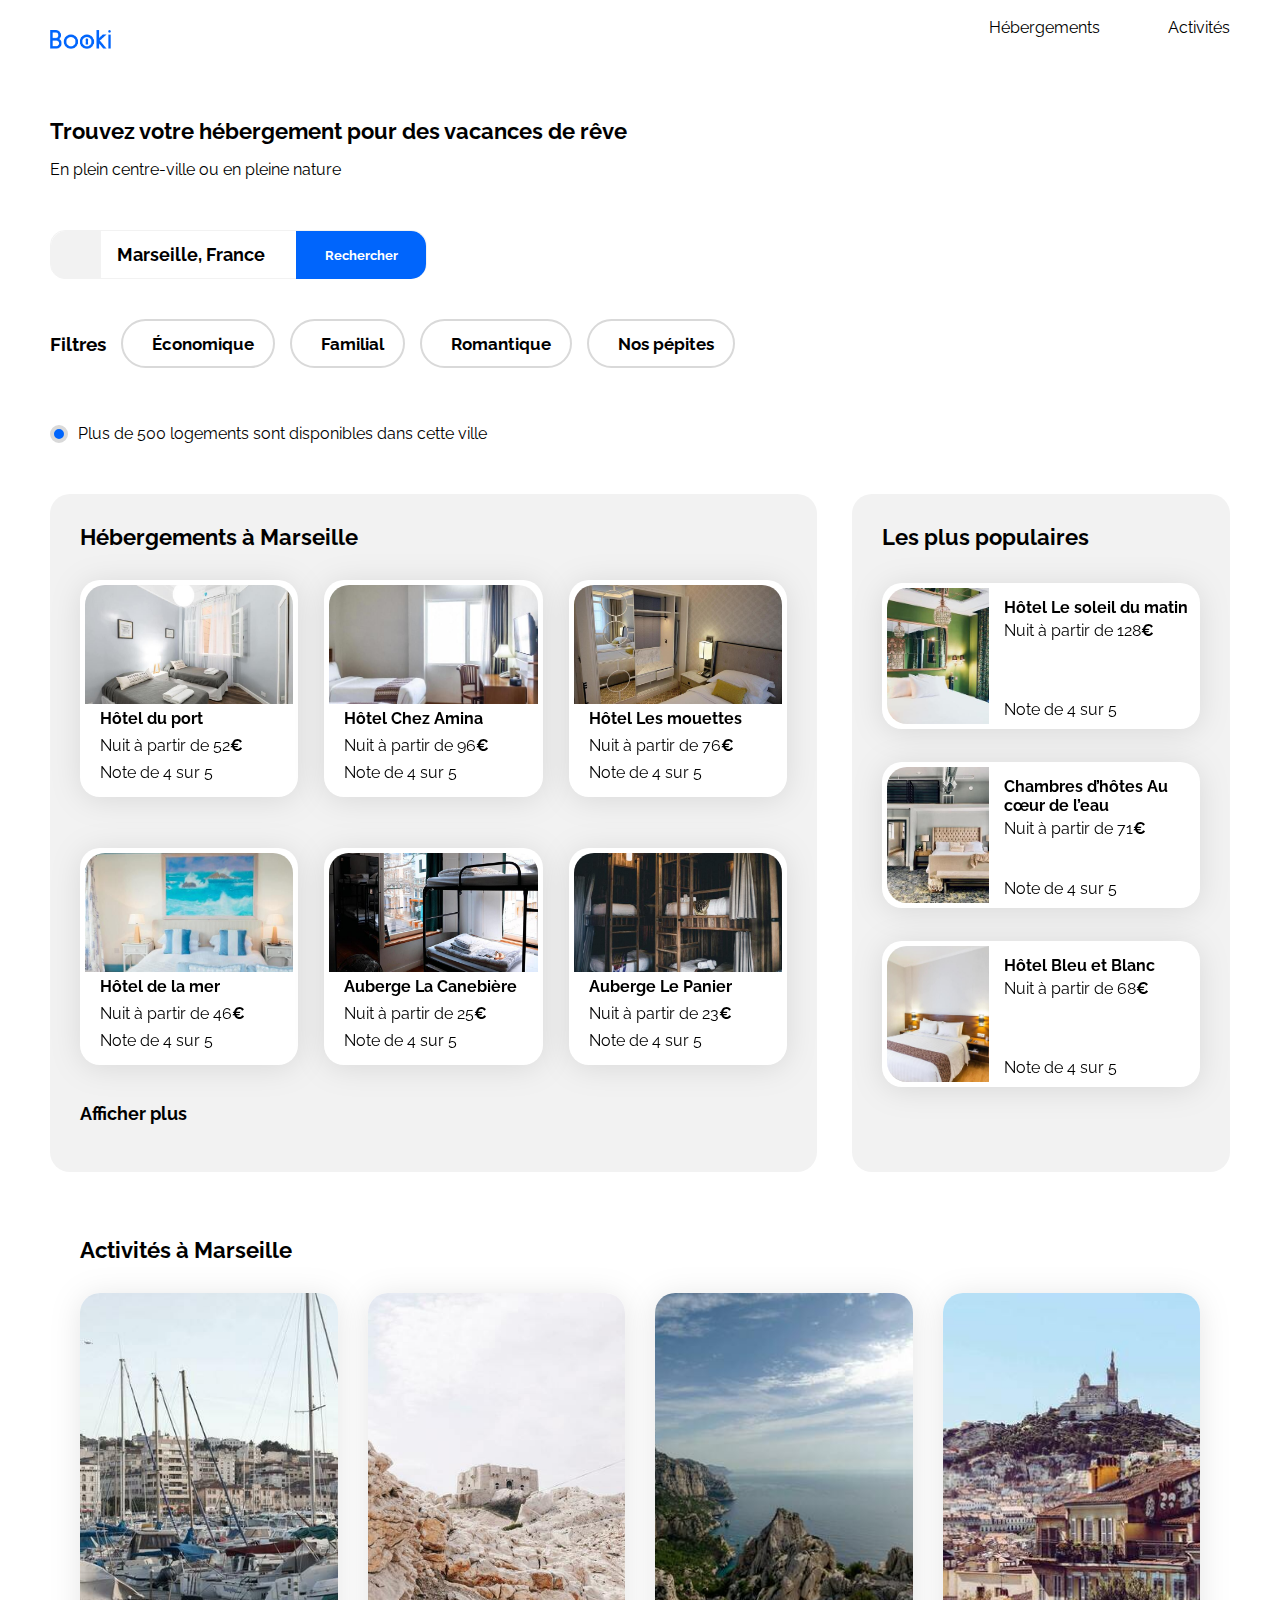
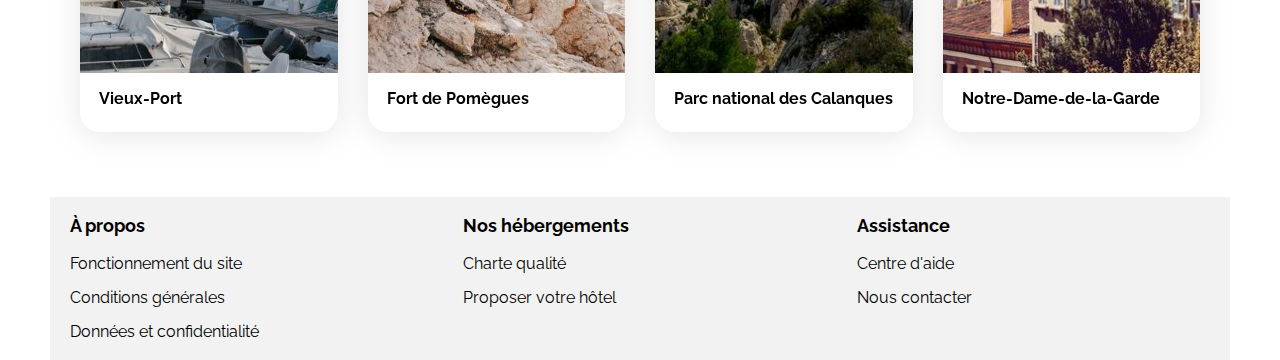
<file: index.html>
<!DOCTYPE html>
<html lang="fr">

<head>
    <meta charset="UTF-8">
    <meta name="viewport" content="width=device-width, initial-scale=1.0">
    <title>Booki</title>
    <link rel="preconnect" href="https://fonts.googleapis.com">
    <link rel="preconnect" href="https://fonts.gstatic.com" crossorigin>
    <link href="https://fonts.googleapis.com/css2?family=Raleway:wght@400;500;700&display=swap" rel="stylesheet">
    <link rel="stylesheet" href="https://cdnjs.cloudflare.com/ajax/libs/font-awesome/6.2.1/css/all.min.css"
        integrity="sha512-MV7K8+y+gLIBoVD59lQIYicR65iaqukzvf/nwasF0nqhPay5w/9lJmVM2hMDcnK1OnMGCdVK+iQrJ7lzPJQd1w=="
        crossorigin="anonymous" referrerpolicy="no-referrer" />
    <link rel="stylesheet" href="./css/style.css">
    <link rel="icon" href="images/logo/logo_onglet_favicon-32x32.png" type="image/png">
</head>

<body>
    
    <div class="main-container">
        <main>
            <header class="header-nav">
                <div>
                    <a href="index.html">
                    <img src="images/logo/Booki.png" alt="Logo booki" title="accueil">
                    </a>
                </div>
                <nav>
                    <a href="#id-hebergements-and-populaires">Hébergements</a>
                    <a href="#id-activites">Activités</a>
                </nav>
            </header>
            <section class="accomodation-search">
                <div class="accomodation-search-title">
                    <h2 class="section-title">Trouvez votre hébergement pour des vacances de rêve</h2>
                    <p class="card-title">En plein centre-ville ou en pleine nature</p>
                </div>
                <div class="accomodation-search-bar">
                    <div>
                        <i class="fa-solid fa-location-dot" aria-hidden="true"></i>
                    </div>
                    <form method="post">
                        <label for="ville"></label>
                        <input type="search" id="ville" name="ville" placeholder="Marseille, France">
                    </form>
                    <button class="search-btn-main" type="button">Rechercher</button>
                    <button class="search-btn-mobile" type="button">
                        <i class="fas fa-search"></i>
                    </button>
                </div>
                <div class="accomodation-filters">
                    <h3>Filtres</h3>
                    <div class="filters-buttons">
                        <button type="button">
                            <i class="fa-solid fa-money-bill-wave" aria-hidden="true"></i>
                            <span>Économique</span>
                        </button>
                        <button type="button">
                            <i class="fa-solid fa-person" aria-hidden="true"></i>
                            <span>Familial</span>
                        </button>
                        <button type="button">
                            <i class="fa-solid fa-heart" aria-hidden="true"></i>
                            <span>Romantique</span>
                        </button>
                        <button class="nos-pepites" type="button">
                            <i class="fa-solid fa-fire" aria-hidden="true"></i>
                            <span>Nos pépites</span>
                        </button>
                    </div>
                </div>
                <div class="accomodation-infobar">
                    <i class="fa-solid fa-circle-info" aria-hidden="true"></i>
                    <p>Plus de 500 logements sont disponibles dans cette ville</p>
               </div>
            </section>
            <div id="hebergements-and-populaires">
                <section class="hebergements">
                    <div>
                        <h2 class="section-title">Hébergements à Marseille</h2>
                    </div>
                    <div class="hebergements-cards">
                        <a href="#">
                            <article class="card">
                                <img src="images/hebergements/fred-kleber.jpg" alt="Photo de l'hôtel du Port" title="Hôtel du port">
                                <div class="hebergements-txt">
                                    <h3 class="card-title">Hôtel du port</h3>
                                    <p class="card-subtitle">Nuit à partir de 52<span class="euro">€</span></p>
                                    <div class="card-rating">
                                        <i class="fa-xs fa-solid fa-star" aria-hidden="true"></i>
                                        <i class="fa-xs fa-solid fa-star" aria-hidden="true"></i>
                                        <i class="fa-xs fa-solid fa-star" aria-hidden="true"></i>
                                        <i class="fa-xs fa-solid fa-star" aria-hidden="true"></i>
                                        <i class="fa-xs fa-solid fa-star neutral-star" aria-hidden="true"></i>
                                        <span class="sr-only">Note de 4 sur 5</span>
                                    </div>
                                </div>
                            </article>
                        </a>
                        <a href="#">
                            <article class="card">
                                <img src="images/hebergements/febrian-zakaria.jpg" alt="Photo de l'hôtel Chez Amina" title="Hôtel Chez Amina">
                                <div class="hebergements-txt">
                                    <h3 class="card-title">Hôtel Chez Amina</h3>
                                    <p class="card-subtitle">Nuit à partir de 96<span class="euro">€</span></p>
                                    <div class="card-rating">
                                        <i class="fa-xs fa-solid fa-star" aria-hidden="true"></i>
                                        <i class="fa-xs fa-solid fa-star" aria-hidden="true"></i>
                                        <i class="fa-xs fa-solid fa-star" aria-hidden="true"></i>
                                        <i class="fa-xs fa-solid fa-star" aria-hidden="true"></i>
                                        <i class="fa-xs fa-solid fa-star neutral-star" aria-hidden="true"></i>
                                        <span class="sr-only">Note de 4 sur 5</span>
                                    </div>
                                </div>
                            </article>
                        </a>
                        <a href="#">
                            <article class="card">
                                <img src="images/hebergements/reisetopia.jpg" alt="Photo de l'hôtel Les mouettes" title="Hôtel Les mouettes">
                                <div class="hebergements-txt">
                                    <h3 class="card-title">Hôtel Les mouettes</h3>
                                    <p class="card-subtitle">Nuit à partir de 76<span class="euro">€</span></p>
                                    <div class="card-rating">
                                        <i class="fa-xs fa-solid fa-star" aria-hidden="true"></i>
                                        <i class="fa-xs fa-solid fa-star" aria-hidden="true"></i>
                                        <i class="fa-xs fa-solid fa-star" aria-hidden="true"></i>
                                        <i class="fa-xs fa-solid fa-star" aria-hidden="true"></i>
                                        <i class="fa-xs fa-solid fa-star neutral-star" aria-hidden="true"></i>
                                        <span class="sr-only">Note de 4 sur 5</span>
                                    </div>
                                </div>
                            </article>
                        </a>
                        <a href="#">
                            <article class="card">
                                <img src="images/hebergements/annie-spratt.jpg" alt="Photo de l'hôtel de la mer" title="Hôtel de la mer">
                                <div class="hebergements-txt">
                                    <h3 class="card-title">Hôtel de la mer</h3>
                                    <p class="card-subtitle">Nuit à partir de 46<span class="euro">€</span></p>
                                    <div class="card-rating">
                                        <i class="fa-xs fa-solid fa-star" aria-hidden="true"></i>
                                        <i class="fa-xs fa-solid fa-star" aria-hidden="true"></i>
                                        <i class="fa-xs fa-solid fa-star" aria-hidden="true"></i>
                                        <i class="fa-xs fa-solid fa-star" aria-hidden="true"></i>
                                        <i class="fa-xs fa-solid fa-star neutral-star" aria-hidden="true"></i>
                                        <span class="sr-only">Note de 4 sur 5</span>
                                    </div>
                                </div>
                            </article>
                        </a>
                        <a href="#">
                            <article class="card">
                                <img src="images/hebergements/marcus-loke.jpg" alt="Photo de l'auberge La Canebière" title="Auberge La Canebière">
                                <div class="hebergements-txt">
                                    <h3 class="card-title">Auberge La Canebière</h3>
                                    <p class="card-subtitle">Nuit à partir de 25<span class="euro">€</span></p>
                                    <div class="card-rating">
                                        <i class="fa-xs fa-solid fa-star" aria-hidden="true"></i>
                                        <i class="fa-xs fa-solid fa-star" aria-hidden="true"></i>
                                        <i class="fa-xs fa-solid fa-star" aria-hidden="true"></i>
                                        <i class="fa-xs fa-solid fa-star" aria-hidden="true"></i>
                                        <i class="fa-xs fa-solid fa-star neutral-star" aria-hidden="true"></i>
                                        <span class="sr-only">Note de 4 sur 5</span>
                                    </div>
                                </div>
                            </article>
                        </a>
                        <a href="#">
                            <article class="card">
                                <img src="images/hebergements/nicate-lee.jpg" alt="Photo de l'auberge Le Panier" title="Auberge Le Panier">
                                <div class="hebergements-txt">
                                    <h3 class="card-title">Auberge Le Panier</h3>
                                    <p class="card-subtitle">Nuit à partir de 23<span class="euro">€</span></p>
                                    <div class="card-rating">
                                        <i class="fa-xs fa-solid fa-star" aria-hidden="true"></i>
                                        <i class="fa-xs fa-solid fa-star" aria-hidden="true"></i>
                                        <i class="fa-xs fa-solid fa-star" aria-hidden="true"></i>
                                        <i class="fa-xs fa-solid fa-star" aria-hidden="true"></i>
                                        <i class="fa-xs fa-solid fa-star neutral-star" aria-hidden="true"></i>
                                        <span class="sr-only">Note de 4 sur 5</span>
                                    </div>
                                </div>
                            </article>
                        </a>
                        
                    </div>
                    <p class="title-h3">Afficher plus</p> 
                </section>
                <section class="populaires">
                    <div class="populaires-title">
                        <h2 class="section-title">Les plus populaires</h2>
                        <i class="fa-solid fa-chart-line" aria-hidden="true"></i>
                    </div>
                    <div class="populaires-cards">
                        <a href="#">
                            <article class="card">
                                <img src="./images/hebergements/emile-guillemot.jpg" alt="Image de la chambre d'hôtel montrant un lit">
                                <div class="card-content">
                                    <div class="card-txt">
                                        <h3 class="card-title">Hôtel Le soleil du matin</h3>
                                        <p class="card-subtitle">Nuit à partir de 128<span class="euro">€</span></p>
                                    </div>
                                    <div class="card-rating">
                                        <i class="fa-xs fa-solid fa-star" aria-hidden="true"></i>
                                        <i class="fa-xs fa-solid fa-star" aria-hidden="true"></i>
                                        <i class="fa-xs fa-solid fa-star" aria-hidden="true"></i>
                                        <i class="fa-xs fa-solid fa-star" aria-hidden="true"></i>
                                        <i class="fa-xs fa-solid fa-star neutral-star" aria-hidden="true"></i>
                                        <span class="sr-only">Note de 4 sur 5</span>
                                    </div>
                                </div>
                            </article>
                        </a>
                        <a href="#">
                            <article class="card">
                                <img src="./images/hebergements/aw-creative.jpg" alt="Image de la chambre d'hôtel montrant un lit">
                                <div class="card-content">
                                    <div class="card-txt">
                                        <h3 class="card-title">Chambres d’hôtes Au cœur de l’eau</h3>
                                        <p class="card-subtitle">Nuit à partir de 71<span class="euro">€</span></p>
                                    </div>
                                    <div class="card-rating">
                                        <i class="fa-xs fa-solid fa-star" aria-hidden="true"></i>
                                        <i class="fa-xs fa-solid fa-star" aria-hidden="true"></i>
                                        <i class="fa-xs fa-solid fa-star" aria-hidden="true"></i>
                                        <i class="fa-xs fa-solid fa-star" aria-hidden="true"></i>
                                        <i class="fa-xs fa-solid fa-star neutral-star" aria-hidden="true"></i>
                                        <span class="sr-only">Note de 4 sur 5</span>
                                    </div>
                                </div>
                            </article>
                        </a>
                        <a href="#">
                            <article class="card">
                                <img src="./images/hebergements/febrian-zakaria2.jpg" alt="Image de la chambre d'hôtel montrant un lit">
                                <div class="card-content">
                                    <div class="card-txt">
                                        <h3 class="card-title">Hôtel Bleu et Blanc</h3>
                                        <p class="card-subtitle">Nuit à partir de 68<span class="euro">€</span></p>
                                    </div>
                                    <div class="card-rating">
                                        <i class="fa-xs fa-solid fa-star" aria-hidden="true"></i>
                                        <i class="fa-xs fa-solid fa-star" aria-hidden="true"></i>
                                        <i class="fa-xs fa-solid fa-star" aria-hidden="true"></i>
                                        <i class="fa-xs fa-solid fa-star" aria-hidden="true"></i>
                                        <i class="fa-xs fa-solid fa-star neutral-star" aria-hidden="true"></i>
                                        <span class="sr-only">Note de 4 sur 5</span>
                                    </div>
                                </div>
                            </article>
                        </a>
                    </div>
                </section>
            </div>
            <section id="id-activites">
                <div class="activites-title">
                <h2 class="section-title">Activités à Marseille</h2>
                </div>
                    <div class="activites-cards">
                        <a href="#">
                            <article class="card">
                                <img src="images/activites/reno-laithienne.jpg" alt="Photo du vieux-Port" title="Vieux-Port de Marseille">
                                <h3 class="card-title">Vieux-Port</h3>
                            </article>
                        </a>
                        <a href="#">
                            <article class="card">
                                <img src="images/activites/paul-hermann.jpg" alt="Photo du fort de Pomègues" title="Fort de Pomègues">
                                <h3 class="card-title">Fort de Pomègues</h3>
                            </article>
                        </a>
                        <a href="#">
                            <article class="card">
                                <img src="images/activites/kilyan-sockalingum.jpg" alt="Photo du Parc national des Calanques" title="Parc national des Calanques">
                                <h3 class="card-title">Parc national des Calanques</h3>
                            </article>
                        </a>
                        <a href="#">
                            <article class="card">
                                <img src="images/activites/florian-wehde.jpg" alt="Photo de Notre-Dame-de-la-Garde" title="Notre-Dame-de-la-Garde">
                                <h3 class="card-title">Notre-Dame-de-la-Garde</h3>
                            </article>
                        </a>
                    </div>
            </section>
            <footer class="footer-main">
                <div>
                    <h3 class="title-h3">À propos</h3>
                    <a href="#" target="_blank">Fonctionnement du site</a>
                    <a href="#" target="_blank">Conditions générales</a>
                    <a href="#" target="_blank">Données et confidentialité</a>
                </div>
                <div>
                    <h3 class="title-h3">Nos hébergements</h3>
                    <a href="#" target="_blank">Charte qualité</a>
                    <a href="#" target="_blank">Proposer votre hôtel</a>
                </div>
                <div>
                    <h3 class="title-h3">Assistance</h3>
                    <a href="#" target="_blank">Centre d'aide</a>
                    <a href="#" target="_blank">Nous contacter</a>
                </div>
            </footer>
        </main>
    </div>

</body>
</html>
</file>
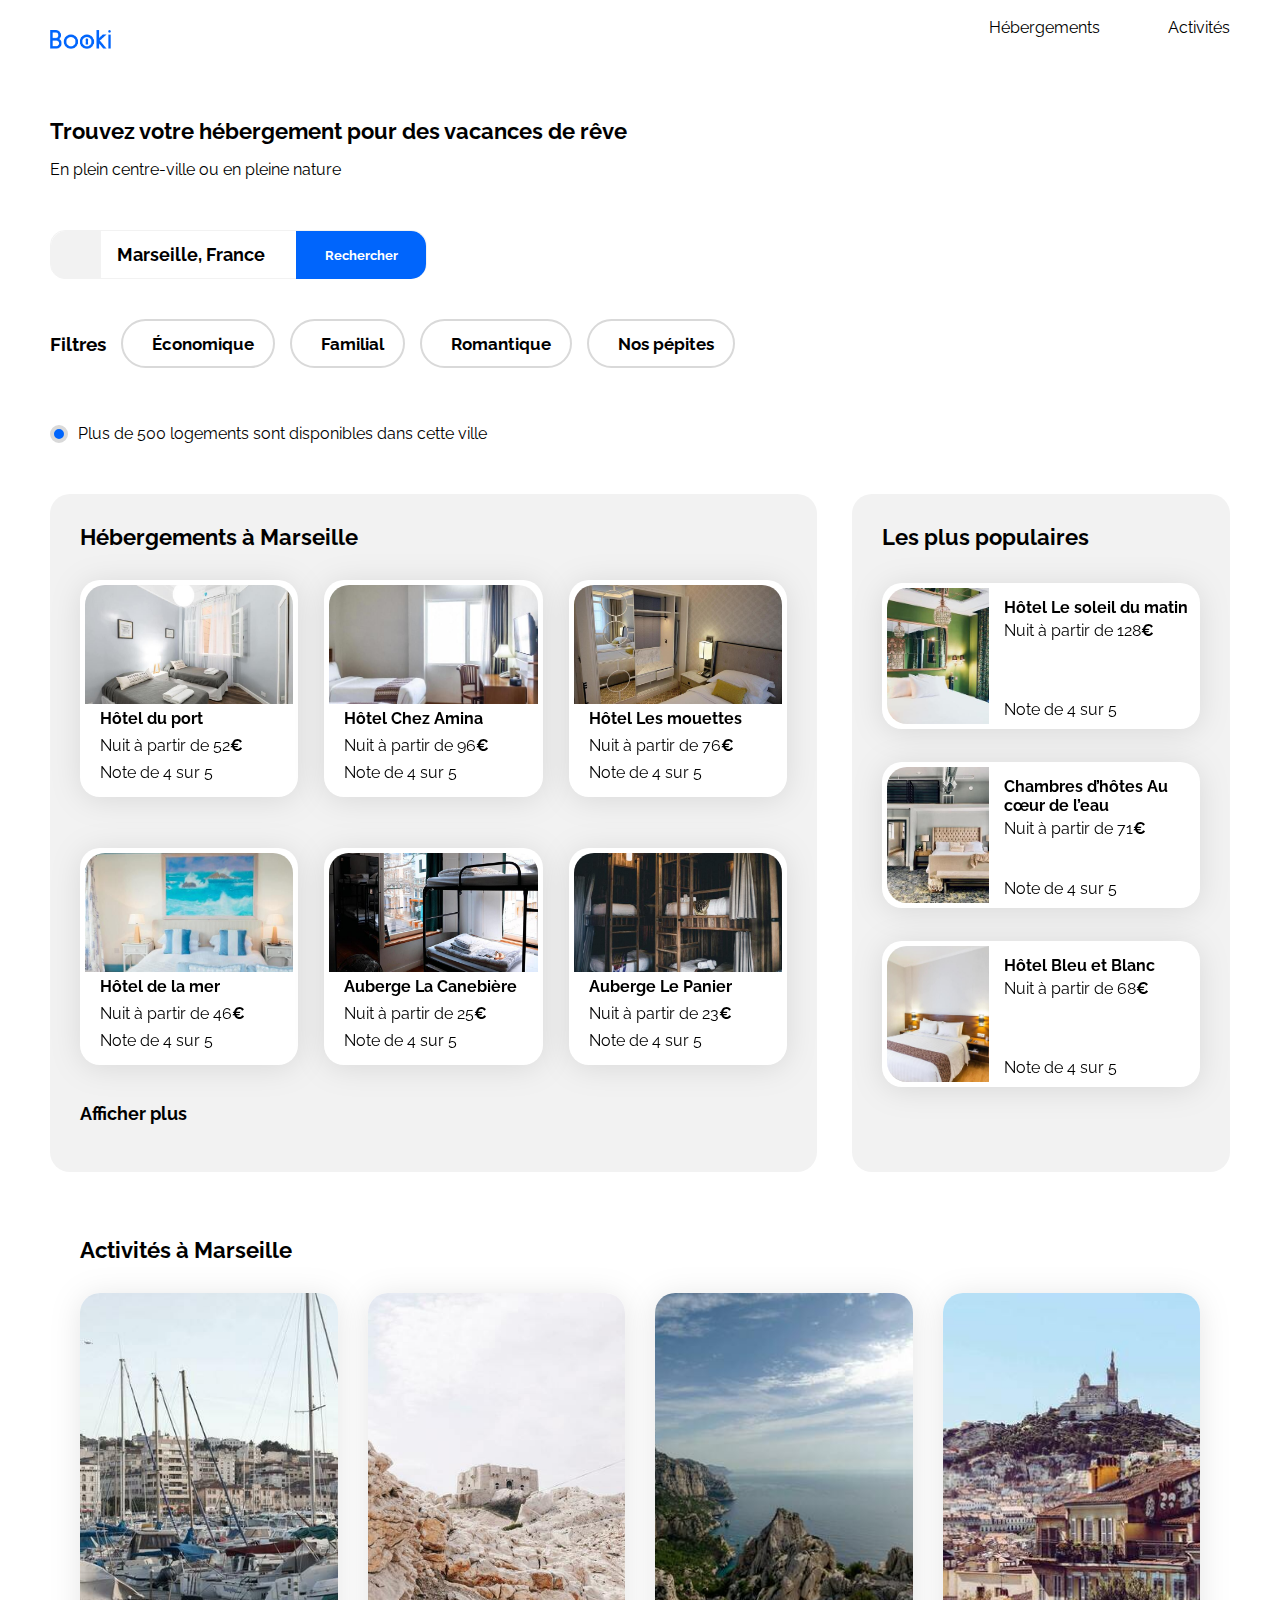
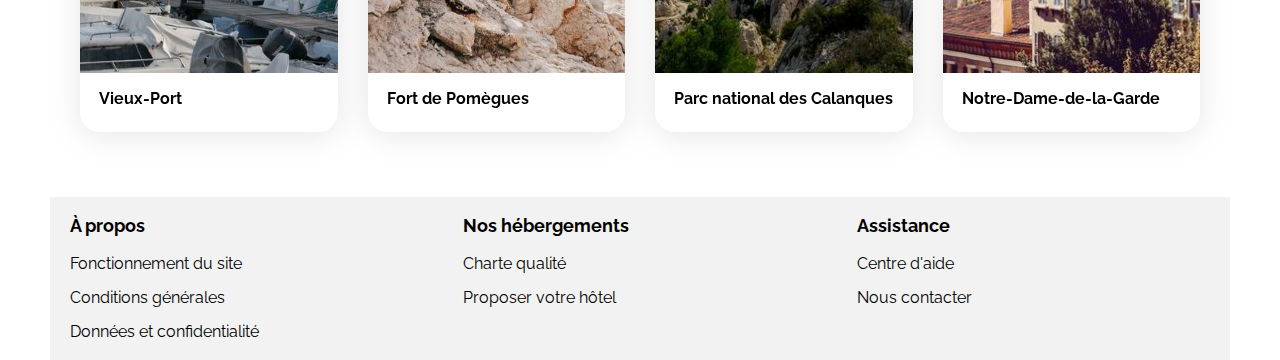
<file: Cortin_Andy_1_code_18112024.html>
<!DOCTYPE html>
<html lang="fr">

<head>
    <meta charset="UTF-8">
    <meta name="viewport" content="width=device-width, initial-scale=1.0">
    <title>Booki</title>
    <link rel="preconnect" href="https://fonts.googleapis.com">
    <link rel="preconnect" href="https://fonts.gstatic.com" crossorigin>
    <link href="https://fonts.googleapis.com/css2?family=Raleway:wght@400;500;700&display=swap" rel="stylesheet">
    <link rel="stylesheet" href="https://cdnjs.cloudflare.com/ajax/libs/font-awesome/6.2.1/css/all.min.css"
        integrity="sha512-MV7K8+y+gLIBoVD59lQIYicR65iaqukzvf/nwasF0nqhPay5w/9lJmVM2hMDcnK1OnMGCdVK+iQrJ7lzPJQd1w=="
        crossorigin="anonymous" referrerpolicy="no-referrer" />
    <link rel="stylesheet" href="./css/Cortin_Andy_2_style_18112024.css">
    <link rel="icon" href="images/logo/logo_onglet_favicon-32x32.png" type="image/png">
</head>

<body>
    
    <div class="main-container">
        <main>
            <header class="header-nav">
                <div>
                    <a href="index.html">
                    <img src="images/logo/Booki.png" alt="Logo booki" title="accueil">
                    </a>
                </div>
                <nav>
                    <a href="#id-hebergements-and-populaires">Hébergements</a>
                    <a href="#id-activites">Activités</a>
                </nav>
            </header>
            <section class="accomodation-search">
                <div class="accomodation-search-title">
                    <h2 class="section-title">Trouvez votre hébergement pour des vacances de rêve</h2>
                    <p class="card-title">En plein centre-ville ou en pleine nature</p>
                </div>
                <div class="accomodation-search-bar">
                    <div>
                        <i class="fa-solid fa-location-dot" aria-hidden="true"></i>
                    </div>
                    <form method="post">
                        <label for="ville"></label>
                        <input type="search" id="ville" name="ville" placeholder="Marseille, France">
                    </form>
                    <button class="search-btn-main" type="button">Rechercher</button>
                    <button class="search-btn-mobile" type="button">
                        <i class="fas fa-search"></i>
                    </button>
                </div>
                <div class="accomodation-filters">
                    <h3>Filtres</h3>
                    <div class="filters-buttons">
                        <button type="button">
                            <i class="fa-solid fa-money-bill-wave" aria-hidden="true"></i>
                            <span>Économique</span>
                        </button>
                        <button type="button">
                            <i class="fa-solid fa-person" aria-hidden="true"></i>
                            <span>Familial</span>
                        </button>
                        <button type="button">
                            <i class="fa-solid fa-heart" aria-hidden="true"></i>
                            <span>Romantique</span>
                        </button>
                        <button class="nos-pepites" type="button">
                            <i class="fa-solid fa-fire" aria-hidden="true"></i>
                            <span>Nos pépites</span>
                        </button>
                    </div>
                </div>
                <div class="accomodation-infobar">
                    <i class="fa-solid fa-circle-info" aria-hidden="true"></i>
                    <p>Plus de 500 logements sont disponibles dans cette ville</p>
               </div>
            </section>
            <div id="hebergements-and-populaires">
                <section class="hebergements">
                    <div>
                        <h2 class="section-title">Hébergements à Marseille</h2>
                    </div>
                    <div class="hebergements-cards">
                        <a href="#">
                            <article class="card">
                                <img src="images/hebergements/fred-kleber.jpg" alt="Photo de l'hôtel du Port" title="Hôtel du port">
                                <div class="hebergements-txt">
                                    <h3 class="card-title">Hôtel du port</h3>
                                    <p class="card-subtitle">Nuit à partir de 52<span class="euro">€</span></p>
                                    <div class="card-rating">
                                        <i class="fa-xs fa-solid fa-star" aria-hidden="true"></i>
                                        <i class="fa-xs fa-solid fa-star" aria-hidden="true"></i>
                                        <i class="fa-xs fa-solid fa-star" aria-hidden="true"></i>
                                        <i class="fa-xs fa-solid fa-star" aria-hidden="true"></i>
                                        <i class="fa-xs fa-solid fa-star neutral-star" aria-hidden="true"></i>
                                        <span class="sr-only">Note de 4 sur 5</span>
                                    </div>
                                </div>
                            </article>
                        </a>
                        <a href="#">
                            <article class="card">
                                <img src="images/hebergements/febrian-zakaria.jpg" alt="Photo de l'hôtel Chez Amina" title="Hôtel Chez Amina">
                                <div class="hebergements-txt">
                                    <h3 class="card-title">Hôtel Chez Amina</h3>
                                    <p class="card-subtitle">Nuit à partir de 96<span class="euro">€</span></p>
                                    <div class="card-rating">
                                        <i class="fa-xs fa-solid fa-star" aria-hidden="true"></i>
                                        <i class="fa-xs fa-solid fa-star" aria-hidden="true"></i>
                                        <i class="fa-xs fa-solid fa-star" aria-hidden="true"></i>
                                        <i class="fa-xs fa-solid fa-star" aria-hidden="true"></i>
                                        <i class="fa-xs fa-solid fa-star neutral-star" aria-hidden="true"></i>
                                        <span class="sr-only">Note de 4 sur 5</span>
                                    </div>
                                </div>
                            </article>
                        </a>
                        <a href="#">
                            <article class="card">
                                <img src="images/hebergements/reisetopia.jpg" alt="Photo de l'hôtel Les mouettes" title="Hôtel Les mouettes">
                                <div class="hebergements-txt">
                                    <h3 class="card-title">Hôtel Les mouettes</h3>
                                    <p class="card-subtitle">Nuit à partir de 76<span class="euro">€</span></p>
                                    <div class="card-rating">
                                        <i class="fa-xs fa-solid fa-star" aria-hidden="true"></i>
                                        <i class="fa-xs fa-solid fa-star" aria-hidden="true"></i>
                                        <i class="fa-xs fa-solid fa-star" aria-hidden="true"></i>
                                        <i class="fa-xs fa-solid fa-star" aria-hidden="true"></i>
                                        <i class="fa-xs fa-solid fa-star neutral-star" aria-hidden="true"></i>
                                        <span class="sr-only">Note de 4 sur 5</span>
                                    </div>
                                </div>
                            </article>
                        </a>
                        <a href="#">
                            <article class="card">
                                <img src="images/hebergements/annie-spratt.jpg" alt="Photo de l'hôtel de la mer" title="Hôtel de la mer">
                                <div class="hebergements-txt">
                                    <h3 class="card-title">Hôtel de la mer</h3>
                                    <p class="card-subtitle">Nuit à partir de 46<span class="euro">€</span></p>
                                    <div class="card-rating">
                                        <i class="fa-xs fa-solid fa-star" aria-hidden="true"></i>
                                        <i class="fa-xs fa-solid fa-star" aria-hidden="true"></i>
                                        <i class="fa-xs fa-solid fa-star" aria-hidden="true"></i>
                                        <i class="fa-xs fa-solid fa-star" aria-hidden="true"></i>
                                        <i class="fa-xs fa-solid fa-star neutral-star" aria-hidden="true"></i>
                                        <span class="sr-only">Note de 4 sur 5</span>
                                    </div>
                                </div>
                            </article>
                        </a>
                        <a href="#">
                            <article class="card">
                                <img src="images/hebergements/marcus-loke.jpg" alt="Photo de l'auberge La Canebière" title="Auberge La Canebière">
                                <div class="hebergements-txt">
                                    <h3 class="card-title">Auberge La Canebière</h3>
                                    <p class="card-subtitle">Nuit à partir de 25<span class="euro">€</span></p>
                                    <div class="card-rating">
                                        <i class="fa-xs fa-solid fa-star" aria-hidden="true"></i>
                                        <i class="fa-xs fa-solid fa-star" aria-hidden="true"></i>
                                        <i class="fa-xs fa-solid fa-star" aria-hidden="true"></i>
                                        <i class="fa-xs fa-solid fa-star" aria-hidden="true"></i>
                                        <i class="fa-xs fa-solid fa-star neutral-star" aria-hidden="true"></i>
                                        <span class="sr-only">Note de 4 sur 5</span>
                                    </div>
                                </div>
                            </article>
                        </a>
                        <a href="#">
                            <article class="card">
                                <img src="images/hebergements/nicate-lee.jpg" alt="Photo de l'auberge Le Panier" title="Auberge Le Panier">
                                <div class="hebergements-txt">
                                    <h3 class="card-title">Auberge Le Panier</h3>
                                    <p class="card-subtitle">Nuit à partir de 23<span class="euro">€</span></p>
                                    <div class="card-rating">
                                        <i class="fa-xs fa-solid fa-star" aria-hidden="true"></i>
                                        <i class="fa-xs fa-solid fa-star" aria-hidden="true"></i>
                                        <i class="fa-xs fa-solid fa-star" aria-hidden="true"></i>
                                        <i class="fa-xs fa-solid fa-star" aria-hidden="true"></i>
                                        <i class="fa-xs fa-solid fa-star neutral-star" aria-hidden="true"></i>
                                        <span class="sr-only">Note de 4 sur 5</span>
                                    </div>
                                </div>
                            </article>
                        </a>
                        
                    </div>
                    <p class="title-h3">Afficher plus</p> 
                </section>
                <section class="populaires">
                    <div class="populaires-title">
                        <h2 class="section-title">Les plus populaires</h2>
                        <i class="fa-solid fa-chart-line" aria-hidden="true"></i>
                    </div>
                    <div class="populaires-cards">
                        <a href="#">
                            <article class="card">
                                <img src="./images/hebergements/emile-guillemot.jpg" alt="Image de la chambre d'hôtel montrant un lit">
                                <div class="card-content">
                                    <div class="card-txt">
                                        <h3 class="card-title">Hôtel Le soleil du matin</h3>
                                        <p class="card-subtitle">Nuit à partir de 128<span class="euro">€</span></p>
                                    </div>
                                    <div class="card-rating">
                                        <i class="fa-xs fa-solid fa-star" aria-hidden="true"></i>
                                        <i class="fa-xs fa-solid fa-star" aria-hidden="true"></i>
                                        <i class="fa-xs fa-solid fa-star" aria-hidden="true"></i>
                                        <i class="fa-xs fa-solid fa-star" aria-hidden="true"></i>
                                        <i class="fa-xs fa-solid fa-star neutral-star" aria-hidden="true"></i>
                                        <span class="sr-only">Note de 4 sur 5</span>
                                    </div>
                                </div>
                            </article>
                        </a>
                        <a href="#">
                            <article class="card">
                                <img src="./images/hebergements/aw-creative.jpg" alt="Image de la chambre d'hôtel montrant un lit">
                                <div class="card-content">
                                    <div class="card-txt">
                                        <h3 class="card-title">Chambres d’hôtes Au cœur de l’eau</h3>
                                        <p class="card-subtitle">Nuit à partir de 71<span class="euro">€</span></p>
                                    </div>
                                    <div class="card-rating">
                                        <i class="fa-xs fa-solid fa-star" aria-hidden="true"></i>
                                        <i class="fa-xs fa-solid fa-star" aria-hidden="true"></i>
                                        <i class="fa-xs fa-solid fa-star" aria-hidden="true"></i>
                                        <i class="fa-xs fa-solid fa-star" aria-hidden="true"></i>
                                        <i class="fa-xs fa-solid fa-star neutral-star" aria-hidden="true"></i>
                                        <span class="sr-only">Note de 4 sur 5</span>
                                    </div>
                                </div>
                            </article>
                        </a>
                        <a href="#">
                            <article class="card">
                                <img src="./images/hebergements/febrian-zakaria2.jpg" alt="Image de la chambre d'hôtel montrant un lit">
                                <div class="card-content">
                                    <div class="card-txt">
                                        <h3 class="card-title">Hôtel Bleu et Blanc</h3>
                                        <p class="card-subtitle">Nuit à partir de 68<span class="euro">€</span></p>
                                    </div>
                                    <div class="card-rating">
                                        <i class="fa-xs fa-solid fa-star" aria-hidden="true"></i>
                                        <i class="fa-xs fa-solid fa-star" aria-hidden="true"></i>
                                        <i class="fa-xs fa-solid fa-star" aria-hidden="true"></i>
                                        <i class="fa-xs fa-solid fa-star" aria-hidden="true"></i>
                                        <i class="fa-xs fa-solid fa-star neutral-star" aria-hidden="true"></i>
                                        <span class="sr-only">Note de 4 sur 5</span>
                                    </div>
                                </div>
                            </article>
                        </a>
                    </div>
                </section>
            </div>
            <section id="id-activites">
                <div class="activites-title">
                <h2 class="section-title">Activités à Marseille</h2>
                </div>
                    <div class="activites-cards">
                        <a href="#">
                            <article class="card">
                                <img src="images/activites/reno-laithienne.jpg" alt="Photo du vieux-Port" title="Vieux-Port de Marseille">
                                <h3 class="card-title">Vieux-Port</h3>
                            </article>
                        </a>
                        <a href="#">
                            <article class="card">
                                <img src="images/activites/paul-hermann.jpg" alt="Photo du fort de Pomègues" title="Fort de Pomègues">
                                <h3 class="card-title">Fort de Pomègues</h3>
                            </article>
                        </a>
                        <a href="#">
                            <article class="card">
                                <img src="images/activites/kilyan-sockalingum.jpg" alt="Photo du Parc national des Calanques" title="Parc national des Calanques">
                                <h3 class="card-title">Parc national des Calanques</h3>
                            </article>
                        </a>
                        <a href="#">
                            <article class="card">
                                <img src="images/activites/florian-wehde.jpg" alt="Photo de Notre-Dame-de-la-Garde" title="Notre-Dame-de-la-Garde">
                                <h3 class="card-title">Notre-Dame-de-la-Garde</h3>
                            </article>
                        </a>
                    </div>
            </section>
            <footer class="footer-main">
                <div>
                    <h3 class="title-h3">À propos</h3>
                    <a href="#" target="_blank">Fonctionnement du site</a>
                    <a href="#" target="_blank">Conditions générales</a>
                    <a href="#" target="_blank">Données et confidentialité</a>
                </div>
                <div>
                    <h3 class="title-h3">Nos hébergements</h3>
                    <a href="#" target="_blank">Charte qualité</a>
                    <a href="#" target="_blank">Proposer votre hôtel</a>
                </div>
                <div>
                    <h3 class="title-h3">Assistance</h3>
                    <a href="#" target="_blank">Centre d'aide</a>
                    <a href="#" target="_blank">Nous contacter</a>
                </div>
            </footer>
        </main>
    </div>

</body>
</html>
</file>
<file: css/style.css>
/****** General ***********/
* {
    font-family: 'Raleway', sans-serif;
}

:root {
    --main-color: #0065FC;
    --main-bg-color: #F2F2F2;
    --filter-bg-color: #DEEBFF;
}

.fa-solid {
    color: var(--main-color);
}

body {
    display: flex;
    justify-content: center;
    flex-direction: column;
    margin: 0;
    gap: 30px;
}

.main-container {
    width: 100%;
    max-width: 1440px;
    padding: 0 50px;
    box-sizing: border-box;
    margin: auto;
}

.main-container main{
    display: flex;
    flex-direction: column;
    gap: 35px;
}

a {
    color: inherit;
    text-decoration: none;
}

.title-h3 {
    font-size: 18px;
    font-weight: 700;
}

.section-title {
    margin: 0;
    font-size: 22px;
}

.card {
    background-color: white;
    border-radius: 20px;
    padding: 5px;
    filter: drop-shadow(0px 3px 15px rgba(0, 0, 0, 0.1));
}

.card img {
    object-fit: cover;
}

.card-title {
    font-size: 16px;
}

.euro {
    font-weight: 700;
}

.neutral-star {
    color: var(--main-bg-color)
}


/****** Header ******/
.header-nav {
    width: 100%;
    max-width: 1440px;
    display: flex;
    flex-direction: row;
    justify-content: space-between;
    margin: 0 auto;
    box-sizing: border-box;
}

.header-nav div{
    width: 11.2%;
    display: flex;
    justify-content:flex-start;
    align-items: center;
    padding: 30px 0;
}

.header-nav div img{
    width: 61.09px;
    height: 19px;
}

.header-nav nav{
    display: flex;
    flex-direction: row;
    justify-content: flex-end;
    gap: 68px;
    width: 23.9%;
    height: 35px;
}
.header-nav nav a{
    padding-top: 16px;
    border-top: 2px solid transparent;
}
.header-nav nav a:hover{
    color: var(--main-color);
    border-top: 2px solid var(--main-color);
}


/****** Recherche d'hébergement ******/
.accomodation-search {
    display: flex;
    flex-direction: column;
    gap: 35px;
}

.accomodation-search-bar {
    width: 375px;
    height: 47px;
    display: flex;
    align-items: center;
    border-radius: 15px;
    border: 1px solid var(--main-bg-color);
}

.accomodation-search-bar div i{
    width: 50px;
    height: 48px;
    background-color: var(--main-bg-color);
    border-top-left-radius: 15px;
    border-bottom-left-radius: 15px;
}
.fa-location-dot {
    display: flex;
    justify-content: center;
    align-items: center;
    color: black;
}

.accomodation-search-bar form input{
    width: 195px;
    height: 47px;
    text-align: center;
    border: none;
    outline: none;
    font-size: 18px;
    font-weight: 700;
    
}
.accomodation-search-bar form input::placeholder{
    color: black;
}

.accomodation-search-bar .search-btn-main{
    width: 132px;
    height: 48px;
    border-top-right-radius: 15px;
    border-bottom-right-radius: 15px;
    border: none;
    background-color: var(--main-color);
    color: white;
    font-weight: 700;
}

.accomodation-search-bar .search-btn-mobile{
    width: 49px;
    height: 48px;
    border-radius: 15px;
    justify-content: center;
    align-items: center;
    background-color: var(--main-color);
    color: white;
    border: var(--main-color);
    font-size: 17px;
    display: none;
}

.accomodation-filters {
    display: flex;
    align-items: center;
    width: 100%;
    height: auto;
    gap: 15px;
}

.filters-buttons{
    display: flex;
    flex-wrap: wrap;
    gap: 15px;
}

.filters-buttons button{
    display: flex;
    align-items: center;
    justify-content: center;
    gap: 10px;
    border: 2px solid #D9D9D9;
    border-radius: 25px;
    background-color: transparent;
    height: 49px;
    padding: 4px 19px;
}

.filters-buttons button span{
    font-size: 17px;
    font-weight: 700;
}

.filters-buttons button:hover{
    background-color: var(--filter-bg-color);
}

.accomodation-infobar {
    display: flex;
    align-items: center;
    width: 100%;
    gap: 10px;
}

.fa-circle-info {
    display: flex;
    color: white;
    background-color: var(--main-color);
    border: 4px solid #D9D9D9;
    height: 18px;
    width: 18px;
    box-sizing: border-box;
    border-radius: 50%;
    align-items: center;
    justify-content: center;
}


/****** Hebergements And Populaires ***********/
#hebergements-and-populaires {
    display: flex;
    justify-content: space-between;
}

#hebergements-and-populaires section {
    background-color: var(--main-bg-color);
    border-radius: 20px;
    padding: 30px;
    box-sizing: border-box;
}


/****** Hebergements ***********/
.hebergements {
    display: flex;
    flex-direction: column;
    width: 65%;
}

.hebergements-cards {
    display: flex;
    flex-direction: row;
    flex-wrap: wrap;
    justify-content: space-between;
}

.hebergements-cards article{
    display: flex;
    flex-direction: column;
    padding-bottom: 15px;
}

.hebergements-cards a{
    width: 30.87%;
    margin: 30px 0;
    height: 207.25px;
}

.hebergements-cards img{
    height: 124px;
    border-top-left-radius: 20px;
    border-top-right-radius: 20px;
    padding-bottom: 5px;
    box-sizing: border-box;
}

.hebergements-cards .hebergements-txt {
    display: flex;
    flex-direction: column;
    gap: 8px;
    padding: 0 15px;
    box-sizing: border-box;
}

.hebergements .title-h3{
    height: 21px;
}

.hebergements-cards .card-title {
    margin: 0;
}

.hebergements-cards .card-subtitle {
    margin: 0;
}


/****** Populaires ***********/
.populaires {
    width: 32%;
}

.populaires-title {
    display: flex;
    justify-content: space-between;
    align-items: center;
}

.populaires-cards .card {
    display: flex;
    margin-top: 33px;
}

.populaires-cards img {
    width: 33%;
    height: 136px;
    border-top-left-radius: 20px;
    border-bottom-left-radius: 20px;
}

.populaires-cards .card-content {
    width: 67%;
    padding-left: 15px;
    display: flex;
    flex-direction: column;
    justify-content: space-between;
    box-sizing: border-box;
}

.populaires-cards .card-title {
    margin-top: 10px;
    margin-bottom: 4px;
}

.populaires-cards .card-subtitle {
    margin: 0;
}

.populaires-cards .card-rating {
    margin-bottom: 5px;
}


/****** Activités ******/

#id-activites{
    display: flex;
    flex-direction: column;
    gap: 30px;
    padding: 30px;
}

.activites-cards {
    width: 100%;
    height: 439px;
    display: flex;
    gap: 30px;
}

.activites-cards a{
    width: 23.24%;
    height: 100%;
}

.activites-cards article{
    width: 100%;
    height: 100%;
    display: flex;
    flex-direction: column;
    padding: 0;
}

.activites-cards article img{
    width: 100%;
    height: 86.56%;
    border-top-left-radius: 20px;
    border-top-right-radius: 20px;
}

.activites-cards article h3{
    padding-left: 19px;
}


/****** Footer ******/

.footer-main {
    width: 100%;
    height: 163px;
    display: flex;
    background-color: var(--main-bg-color);
}

.footer-main div{
    display: flex;
    flex-direction: column;
    width: 33.28%;
    padding: 0 20px;
}

.footer-main div a{
    margin-bottom: 15px;
}

/* Le code ci-dessous correspond à la version responsive uniquement */

/****** Media queries ***********/
/* Medium devices (tablets, less/equal than 1024px) */
@media (max-width: 1024px) {

/****** Recherche d'hébergement ******/
    .accomodation-filters {
        flex-direction: column;
        align-items: flex-start;
        gap: 0;
    }

    .accomodation-filters h3{
        display: flex;
    }


/****** Hebergements And Populaires ***********/
    #hebergements-and-populaires {
        flex-direction: column;
        gap: 50px;
    }

    .hebergements {
        width: 100%;
    }

    .populaires {
        width: 100%;
    }

    .populaires-cards {
        display: flex;
        flex-direction: row;
        justify-content: space-between;
    }

    .populaires-cards a {
        width: 30%;
    }

    .populaires-cards .card-title {
        font-size: 14px;
    }

    .populaires-cards .card-subtitle {
        font-size: 13px;
    }

/****** Activités ******/
    #id-activites {
        max-width: 924px;
        width: 100%;
    }
    .activites-cards {
        width: 93.5%;
        height: 270px;
    }
    .activites-cards article img{
        height: 200px;
    }
}

/* Small devices (phones, less than 768px) */
@media (max-width: 767.98px)  {

/****** Général ******/

.main-container{
    padding: 0;
}

.main-container main{
    gap: 30px;
}

/****** Header ******/
    .header-nav{
        flex-direction: column;
        align-items: center;

    }

     .header-nav div{
        display: flex;
        width: 17.26%; 
        justify-content: center;
        padding: 30px;
    }

    .header-nav nav{
        width: 100%;
        gap: 0;
        padding: 10px 0;
    }

    .header-nav nav a{
        display: flex;
        width: 100%;
        height: 100%;
        justify-content: center;
        border-bottom: 2px solid var(--main-bg-color);
        border-top: 0;
    }


    .header-nav nav a:hover{
        border-top: none;
        border-bottom: 2px solid var(--main-color);
        width: 100%;
    }

/****** Recherche d'hébergement ******/
    .accomodation-search{
        padding: 0 20px;
    }

    .search-btn-main{
        display: none;
    }

    .accomodation-search-bar{
        width: auto;
    }

    .accomodation-search-bar form{
        display: flex;
        flex-grow: 1;
    }

    .accomodation-search-bar form input{
        flex-grow: 1;
        text-align: initial;
        text-indent: 20px;
    }

    .accomodation-search-bar .search-btn-mobile{
        display: flex;
    }

    .accomodation-filters{
        gap: 20px;
    }

    .filters-buttons{
        gap: 10px;
    }

    .filters-buttons button{
        width: 162.5px;
        justify-content: start;
    }

/****** Hebergements And Populaires ***********/
    #hebergements-and-populaires{
        gap: 15px;
    }

    #hebergements-and-populaires section{
        padding: 20px;
    }

    .populaires-cards{
        flex-direction: column;
    }
    .populaires-cards .card{
        margin-top: 15px;
        
    }

    .populaires-cards a{
        width: 100%;
    }

    .populaires{
        order: 1;
    }

    #hebergements-and-populaires .hebergements{
        order: 2;
        background-color: transparent;
    }

    .hebergements-cards{
        flex-direction: column;
    }
    .hebergements-cards a{
        width: 100%;
        margin: 0;
        margin-top: 30px;
    }
    .hebergements .title-h3{
        margin-top: 30px;
        
    }

/****** Activités ******/
    #id-activites{
        box-sizing: border-box;
        padding-top: 0;
    }

    .activites-cards{
        width: 100%;
        height: auto;
        flex-direction: column;
        
    }
    .activites-cards a{
        width: 100%;
    }
    .activites-cards article{

    }
    .activites-cards article img{
        height: 141px;
    }

/****** Footer ******/
    .footer-main {
        flex-direction: column;
        padding: 30px;
        box-sizing: border-box;
        gap: 50px;
        height: auto;
    }

    .footer-main div{
        padding: 0;
        width: 100%;
    }
}
</file>
<file: css/Cortin_Andy_2_style_18112024.css>
/****** General ***********/
* {
    font-family: 'Raleway', sans-serif;
}

:root {
    --main-color: #0065FC;
    --main-bg-color: #F2F2F2;
    --filter-bg-color: #DEEBFF;
}

.fa-solid {
    color: var(--main-color);
}

body {
    display: flex;
    justify-content: center;
    flex-direction: column;
    margin: 0;
    gap: 30px;
}

.main-container {
    width: 100%;
    max-width: 1440px;
    padding: 0 50px;
    box-sizing: border-box;
    margin: auto;
}

.main-container main{
    display: flex;
    flex-direction: column;
    gap: 35px;
}

a {
    color: inherit;
    text-decoration: none;
}

.title-h3 {
    font-size: 18px;
    font-weight: 700;
}

.section-title {
    margin: 0;
    font-size: 22px;
}

.card {
    background-color: white;
    border-radius: 20px;
    padding: 5px;
    filter: drop-shadow(0px 3px 15px rgba(0, 0, 0, 0.1));
}

.card img {
    object-fit: cover;
}

.card-title {
    font-size: 16px;
}

.euro {
    font-weight: 700;
}

.neutral-star {
    color: var(--main-bg-color)
}


/****** Header ******/
.header-nav {
    width: 100%;
    max-width: 1440px;
    display: flex;
    flex-direction: row;
    justify-content: space-between;
    margin: 0 auto;
    box-sizing: border-box;
}

.header-nav div{
    width: 11.2%;
    display: flex;
    justify-content:flex-start;
    align-items: center;
    padding: 30px 0;
}

.header-nav div img{
    width: 61.09px;
    height: 19px;
}

.header-nav nav{
    display: flex;
    flex-direction: row;
    justify-content: flex-end;
    gap: 68px;
    width: 23.9%;
    height: 35px;
}
.header-nav nav a{
    padding-top: 16px;
    border-top: 2px solid transparent;
}
.header-nav nav a:hover{
    color: var(--main-color);
    border-top: 2px solid var(--main-color);
}


/****** Recherche d'hébergement ******/
.accomodation-search {
    display: flex;
    flex-direction: column;
    gap: 35px;
}

.accomodation-search-bar {
    width: 375px;
    height: 47px;
    display: flex;
    align-items: center;
    border-radius: 15px;
    border: 1px solid var(--main-bg-color);
}

.accomodation-search-bar div i{
    width: 50px;
    height: 48px;
    background-color: var(--main-bg-color);
    border-top-left-radius: 15px;
    border-bottom-left-radius: 15px;
}
.fa-location-dot {
    display: flex;
    justify-content: center;
    align-items: center;
    color: black;
}

.accomodation-search-bar form input{
    width: 195px;
    height: 47px;
    text-align: center;
    border: none;
    outline: none;
    font-size: 18px;
    font-weight: 700;
    
}
.accomodation-search-bar form input::placeholder{
    color: black;
}

.accomodation-search-bar .search-btn-main{
    width: 132px;
    height: 48px;
    border-top-right-radius: 15px;
    border-bottom-right-radius: 15px;
    border: none;
    background-color: var(--main-color);
    color: white;
    font-weight: 700;
}

.accomodation-search-bar .search-btn-mobile{
    width: 49px;
    height: 48px;
    border-radius: 15px;
    justify-content: center;
    align-items: center;
    background-color: var(--main-color);
    color: white;
    border: var(--main-color);
    font-size: 17px;
    display: none;
}

.accomodation-filters {
    display: flex;
    align-items: center;
    width: 100%;
    height: auto;
    gap: 15px;
}

.filters-buttons{
    display: flex;
    flex-wrap: wrap;
    gap: 15px;
}

.filters-buttons button{
    display: flex;
    align-items: center;
    justify-content: center;
    gap: 10px;
    border: 2px solid #D9D9D9;
    border-radius: 25px;
    background-color: transparent;
    height: 49px;
    padding: 4px 19px;
}

.filters-buttons button span{
    font-size: 17px;
    font-weight: 700;
}

.filters-buttons button:hover{
    background-color: var(--filter-bg-color);
}

.accomodation-infobar {
    display: flex;
    align-items: center;
    width: 100%;
    gap: 10px;
}

.fa-circle-info {
    display: flex;
    color: white;
    background-color: var(--main-color);
    border: 4px solid #D9D9D9;
    height: 18px;
    width: 18px;
    box-sizing: border-box;
    border-radius: 50%;
    align-items: center;
    justify-content: center;
}


/****** Hebergements And Populaires ***********/
#hebergements-and-populaires {
    display: flex;
    justify-content: space-between;
}

#hebergements-and-populaires section {
    background-color: var(--main-bg-color);
    border-radius: 20px;
    padding: 30px;
    box-sizing: border-box;
}


/****** Hebergements ***********/
.hebergements {
    display: flex;
    flex-direction: column;
    width: 65%;
}

.hebergements-cards {
    display: flex;
    flex-direction: row;
    flex-wrap: wrap;
    justify-content: space-between;
}

.hebergements-cards article{
    display: flex;
    flex-direction: column;
    padding-bottom: 15px;
}

.hebergements-cards a{
    width: 30.87%;
    margin: 30px 0;
    height: 207.25px;
}

.hebergements-cards img{
    height: 124px;
    border-top-left-radius: 20px;
    border-top-right-radius: 20px;
    padding-bottom: 5px;
    box-sizing: border-box;
}

.hebergements-cards .hebergements-txt {
    display: flex;
    flex-direction: column;
    gap: 8px;
    padding: 0 15px;
    box-sizing: border-box;
}

.hebergements .title-h3{
    height: 21px;
}

.hebergements-cards .card-title {
    margin: 0;
}

.hebergements-cards .card-subtitle {
    margin: 0;
}


/****** Populaires ***********/
.populaires {
    width: 32%;
}

.populaires-title {
    display: flex;
    justify-content: space-between;
    align-items: center;
}

.populaires-cards .card {
    display: flex;
    margin-top: 33px;
}

.populaires-cards img {
    width: 33%;
    height: 136px;
    border-top-left-radius: 20px;
    border-bottom-left-radius: 20px;
}

.populaires-cards .card-content {
    width: 67%;
    padding-left: 15px;
    display: flex;
    flex-direction: column;
    justify-content: space-between;
    box-sizing: border-box;
}

.populaires-cards .card-title {
    margin-top: 10px;
    margin-bottom: 4px;
}

.populaires-cards .card-subtitle {
    margin: 0;
}

.populaires-cards .card-rating {
    margin-bottom: 5px;
}


/****** Activités ******/

#id-activites{
    display: flex;
    flex-direction: column;
    gap: 30px;
    padding: 30px;
}

.activites-cards {
    width: 100%;
    height: 439px;
    display: flex;
    gap: 30px;
}

.activites-cards a{
    width: 23.24%;
    height: 100%;
}

.activites-cards article{
    width: 100%;
    height: 100%;
    display: flex;
    flex-direction: column;
    padding: 0;
}

.activites-cards article img{
    width: 100%;
    height: 86.56%;
    border-top-left-radius: 20px;
    border-top-right-radius: 20px;
}

.activites-cards article h3{
    padding-left: 19px;
}


/****** Footer ******/

.footer-main {
    width: 100%;
    height: 163px;
    display: flex;
    background-color: var(--main-bg-color);
}

.footer-main div{
    display: flex;
    flex-direction: column;
    width: 33.28%;
    padding: 0 20px;
}

.footer-main div a{
    margin-bottom: 15px;
}

/* Le code ci-dessous correspond à la version responsive uniquement */

/****** Media queries ***********/
/* Medium devices (tablets, less/equal than 1024px) */
@media (max-width: 1024px) {

/****** Recherche d'hébergement ******/
    .accomodation-filters {
        flex-direction: column;
        align-items: flex-start;
        gap: 0;
    }

    .accomodation-filters h3{
        display: flex;
    }


/****** Hebergements And Populaires ***********/
    #hebergements-and-populaires {
        flex-direction: column;
        gap: 50px;
    }

    .hebergements {
        width: 100%;
    }

    .populaires {
        width: 100%;
    }

    .populaires-cards {
        display: flex;
        flex-direction: row;
        justify-content: space-between;
    }

    .populaires-cards a {
        width: 30%;
    }

    .populaires-cards .card-title {
        font-size: 14px;
    }

    .populaires-cards .card-subtitle {
        font-size: 13px;
    }

/****** Activités ******/
    #id-activites {
        max-width: 924px;
        width: 100%;
    }
    .activites-cards {
        width: 93.5%;
        height: 270px;
    }
    .activites-cards article img{
        height: 200px;
    }
}

/* Small devices (phones, less than 768px) */
@media (max-width: 767.98px)  {

/****** Général ******/

.main-container{
    padding: 0;
}

.main-container main{
    gap: 30px;
}

/****** Header ******/
    .header-nav{
        flex-direction: column;
        align-items: center;

    }

     .header-nav div{
        display: flex;
        width: 17.26%; 
        justify-content: center;
        padding: 30px;
    }

    .header-nav nav{
        width: 100%;
        gap: 0;
        padding: 10px 0;
    }

    .header-nav nav a{
        display: flex;
        width: 100%;
        height: 100%;
        justify-content: center;
        border-bottom: 2px solid var(--main-bg-color);
        border-top: 0;
    }


    .header-nav nav a:hover{
        border-top: none;
        border-bottom: 2px solid var(--main-color);
        width: 100%;
    }

/****** Recherche d'hébergement ******/
    .accomodation-search{
        padding: 0 20px;
    }

    .search-btn-main{
        display: none;
    }

    .accomodation-search-bar{
        width: auto;
    }

    .accomodation-search-bar form{
        display: flex;
        flex-grow: 1;
    }

    .accomodation-search-bar form input{
        flex-grow: 1;
        text-align: initial;
        text-indent: 20px;
    }

    .accomodation-search-bar .search-btn-mobile{
        display: flex;
    }

    .accomodation-filters{
        gap: 20px;
    }

    .filters-buttons{
        gap: 10px;
    }

    .filters-buttons button{
        width: 162.5px;
        justify-content: start;
    }

/****** Hebergements And Populaires ***********/
    #hebergements-and-populaires{
        gap: 15px;
    }

    #hebergements-and-populaires section{
        padding: 20px;
    }

    .populaires-cards{
        flex-direction: column;
    }
    .populaires-cards .card{
        margin-top: 15px;
        
    }

    .populaires-cards a{
        width: 100%;
    }

    .populaires{
        order: 1;
    }

    #hebergements-and-populaires .hebergements{
        order: 2;
        background-color: transparent;
    }

    .hebergements-cards{
        flex-direction: column;
    }
    .hebergements-cards a{
        width: 100%;
        margin: 0;
        margin-top: 30px;
    }
    .hebergements .title-h3{
        margin-top: 30px;
        
    }

/****** Activités ******/
    #id-activites{
        box-sizing: border-box;
        padding-top: 0;
    }

    .activites-cards{
        width: 100%;
        height: auto;
        flex-direction: column;
        
    }
    .activites-cards a{
        width: 100%;
    }
    .activites-cards article{

    }
    .activites-cards article img{
        height: 141px;
    }

/****** Footer ******/
    .footer-main {
        flex-direction: column;
        padding: 30px;
        box-sizing: border-box;
        gap: 50px;
        height: auto;
    }

    .footer-main div{
        padding: 0;
        width: 100%;
    }
}
</file>
